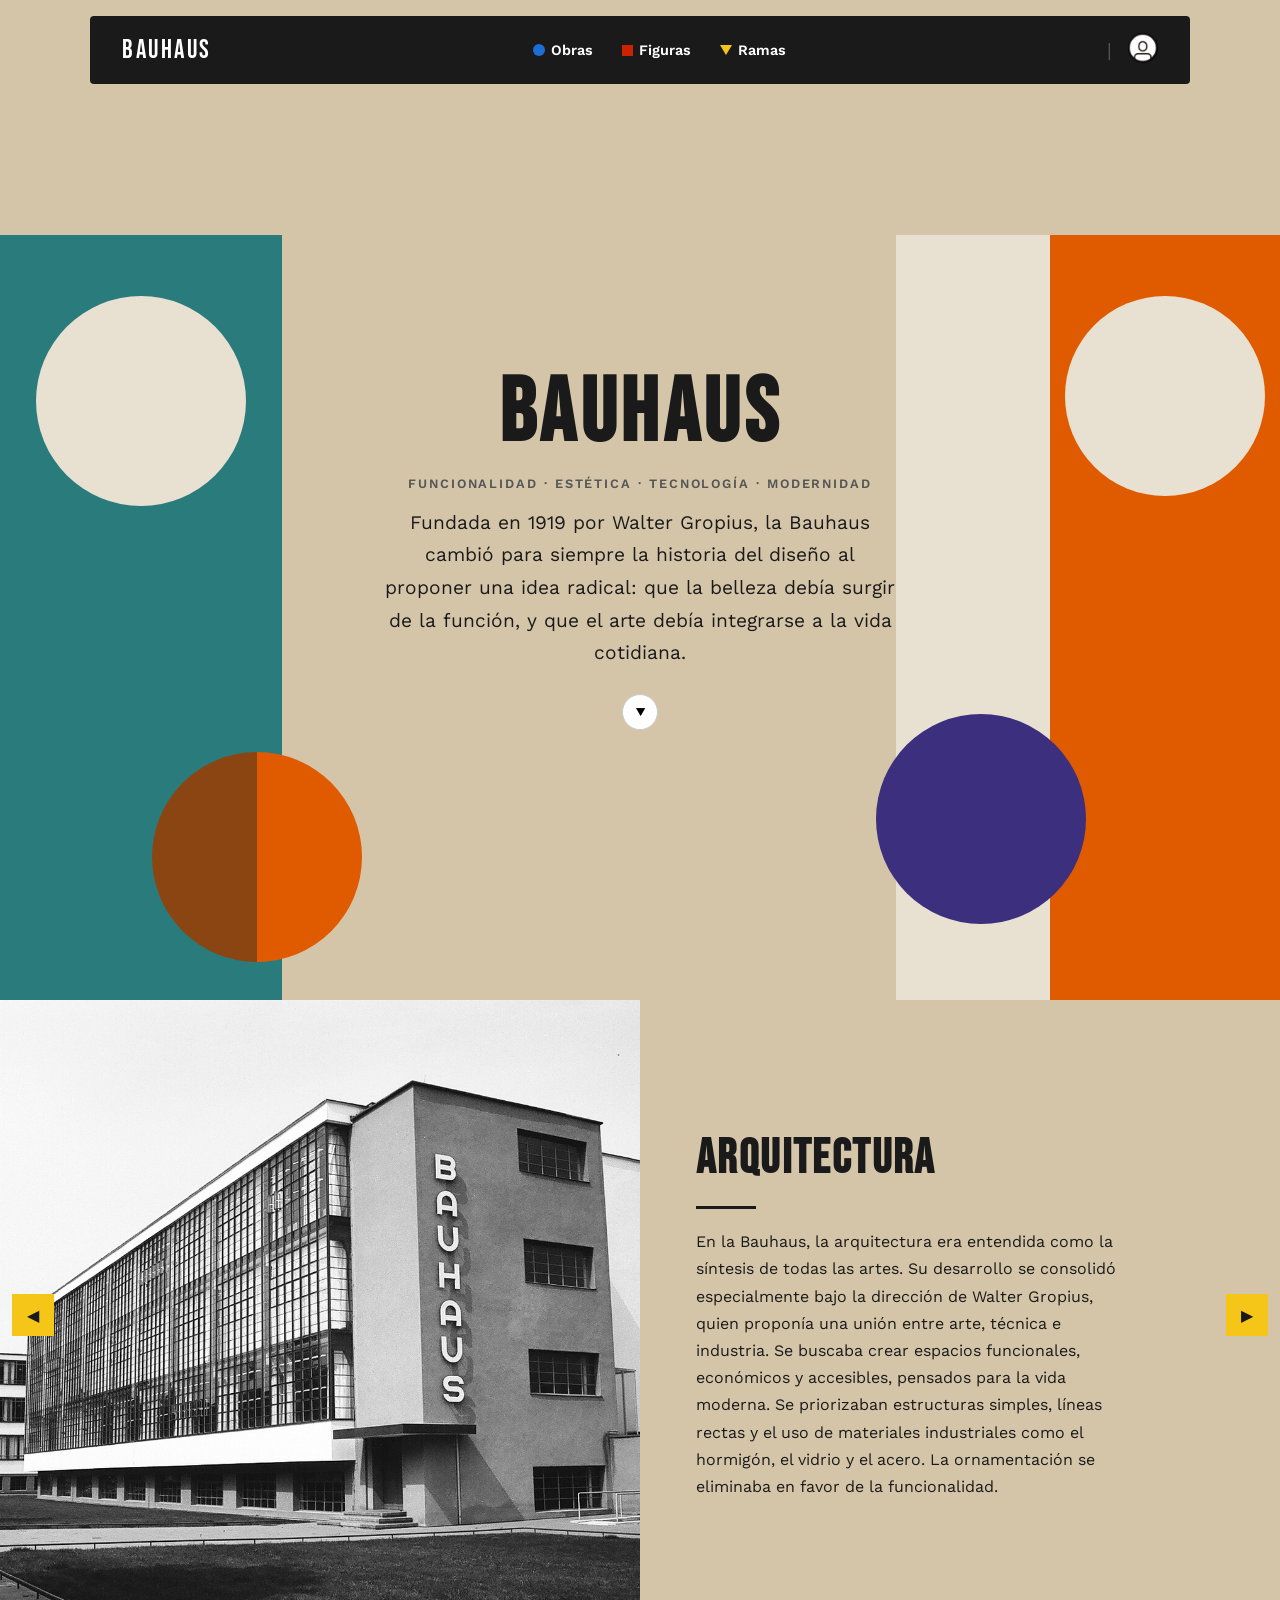
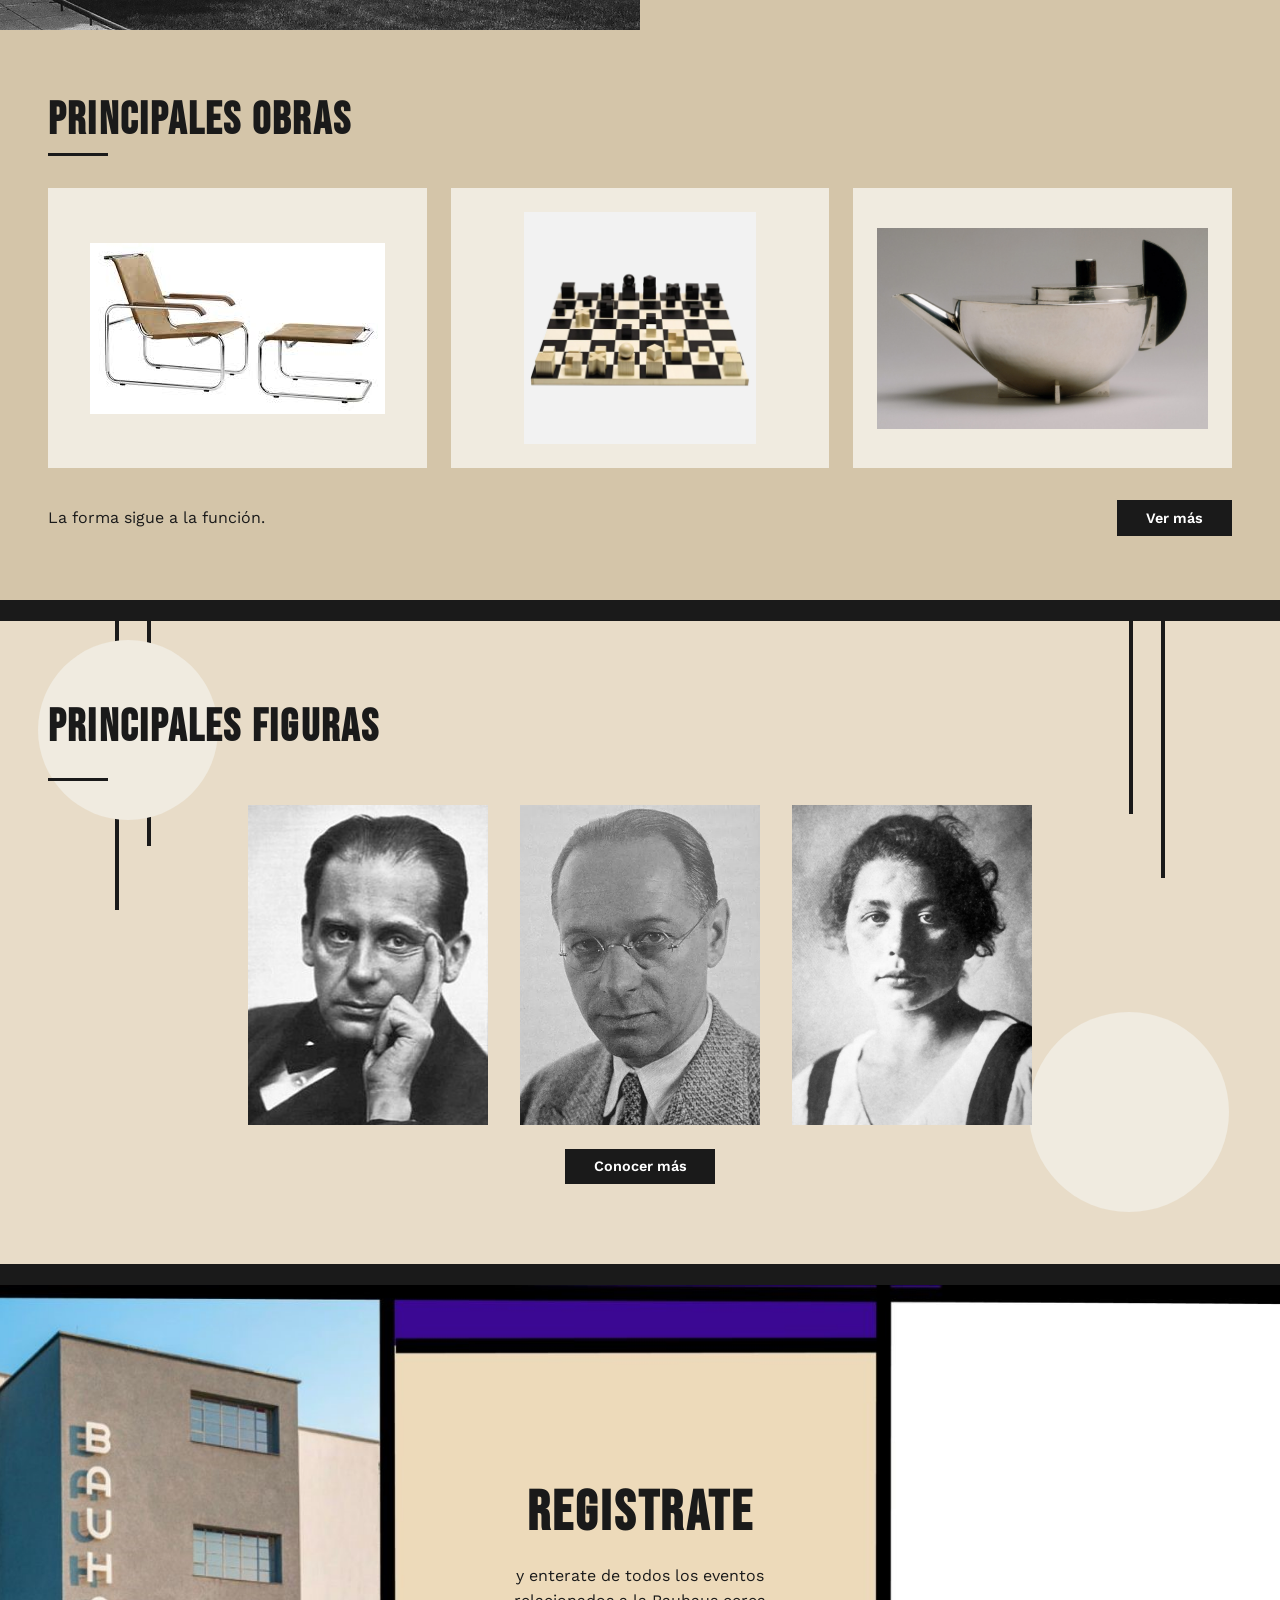
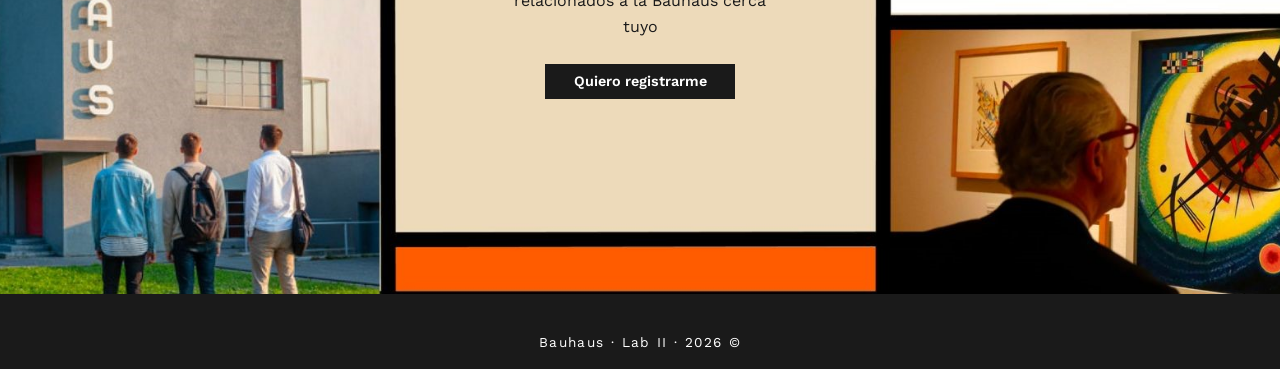
<file: index.html>
<!DOCTYPE html>
<html lang="es">
<head>
  <meta charset="UTF-8" />
  <meta name="viewport" content="width=device-width, initial-scale=1.0" />
  <title>Bauhaus</title>
  <link rel="stylesheet" href="styles.css" />
  <link href="https://fonts.googleapis.com/css2?family=Bebas+Neue&family=Work+Sans:wght@400;600&display=swap" rel="stylesheet" />
</head>
<body>

  <!-- NAVBAR -->
  <nav class="navbar">
    <div class="navbar__logo">Bauhaus</div>
    <ul class="navbar__links">
      <li>
        <span class="icono circulo-azul"></span>
        <a href="obras.html">Obras</a>
      </li>
      <li>
        <span class="icono cuadrado-rojo"></span>
        <a href="figuras.html">Figuras</a>
      </li>
      <li class="tiene-dropdown">
        <span class="icono triangulo-abajo-amarillo"></span>
        <a href="#">Ramas</a>
        <ul class="dropdown">
          <li><a href="#ramas" onclick="irARama(0)">▶ Arquitectura</a></li>
          <li><a href="#ramas" onclick="irARama(2)">▶ Arte</a></li>
          <li><a href="#ramas" onclick="irARama(3)">▶ Diseño Textil</a></li>
          <li><a href="#ramas" onclick="irARama(1)">▶ Diseño Industrial</a></li>
          <li><a href="#ramas" onclick="irARama(4)">▶ Diseño Gráfico</a></li>
        </ul>
      </li>
    </ul>

    <div class="navbar__perfil">
      <span class="separador">|</span>
      <div class="perfil__wrap">
        <img src="Iconos-B/ImgPerfil1.jpg" alt="Perfil" class="icono-perfil perfil-1" id="icono-perfil" onclick="toggleDropdown()" />
        <div class="perfil__dropdown oculto" id="dropdown-perfil">
          <p id="nombre-usuario" class="oculto"></p>
          <a href="registro.html" id="btn-login">Iniciar sesión</a>
          <a href="registro.html" id="btn-crear">Crear una cuenta</a>
          <button onclick="cerrarSesion()" id="btn-cerrar" class="oculto">Cerrar sesión</button>
        </div>
      </div>
    </div>
  </nav>

  <!-- HERO -->
  <section class="hero">
    <div class="hero__col-izquierda">
      <div class="hero__circulo hero__circulo--beige"></div>
      <div class="hero__circulo hero__circulo--marron"></div>
    </div>
    <div class="hero__col-derecha">
      <div class="hero__rect-beige-claro"></div>
      <div class="hero__rect-naranja">
        <div class="hero__circulo hero__circulo--blanco"></div>
      </div>
      <div class="hero__circulo hero__circulo--violeta"></div>
    </div>
    <div class="hero__texto">
      <h1>Bauhaus</h1>
      <p class="hero__subtitulo">Funcionalidad · Estética · Tecnología · Modernidad</p>
      <p class="hero__descripcion">
        Fundada en 1919 por Walter Gropius, la Bauhaus cambió para siempre
        la historia del diseño al proponer una idea radical: que la belleza
        debía surgir de la función, y que el arte debía integrarse a la vida cotidiana.
      </p>
      <div class="hero__flecha">▼</div>
    </div>
  </section>

  <!-- SLIDER RAMAS -->
  <section class="ramas" id="ramas">

    <button class="ramas__btn ramas__btn--prev" onclick="moverSlider(-1)">&#9664;</button>

    <div class="ramas__contenedor" id="ramasSlider">

      <!-- Slide 1: Arquitectura -->
      <div class="ramas__slide">
        <img class="ramas__foto" src="Imagenes/Bauhaus.jpg" alt="Arquitectura" />
        <div class="ramas__contenido">
          <h2>Arquitectura</h2>
          <div class="ramas__linea"></div>
          <p>En la Bauhaus, la arquitectura era entendida como la síntesis de todas las artes. Su desarrollo se consolidó especialmente bajo la dirección de Walter Gropius, quien proponía una unión entre arte, técnica e industria. Se buscaba crear espacios funcionales, económicos y accesibles, pensados para la vida moderna. Se priorizaban estructuras simples, líneas rectas y el uso de materiales industriales como el hormigón, el vidrio y el acero. La ornamentación se eliminaba en favor de la funcionalidad.</p>
        </div>
      </div>

      <!-- Slide 2: Diseño Industrial -->
      <div class="ramas__slide">
        <img class="ramas__foto" src="Imagenes/Galeria expo5.jpg" alt="Diseño Industrial" />
        <div class="ramas__contenido">
          <h2>Diseño Industrial</h2>
          <div class="ramas__linea"></div>
          <p>El diseño industrial en la Bauhaus se centraba en la creación de objetos funcionales que pudieran ser producidos en serie. La idea era democratizar el diseño: hacerlo accesible sin perder calidad estética. Se trabajaba con materiales modernos como acero tubular, vidrio y madera laminada. Diseñadores como Marcel Breuer desarrollaron mobiliario icónico, como la silla Wassily, que combinaba ligereza, resistencia y simplicidad formal.</p>
        </div>
      </div>

      <!-- Slide 3: Arte -->
      <div class="ramas__slide">
        <img class="ramas__foto" src="Imagenes/Art.jpg" alt="Arte" />
        <div class="ramas__contenido">
          <h2>Arte</h2>
          <div class="ramas__linea"></div>
          <p>El arte en la Bauhaus funcionaba como un laboratorio de experimentación. Profesores como Paul Klee y Wassily Kandinsky exploraban la relación entre forma, color y emoción. El objetivo no era producir obras tradicionales, sino desarrollar una base teórica y visual que luego pudiera aplicarse al diseño y la arquitectura. Se investigaban conceptos como la abstracción, la geometría y la percepción.</p>
        </div>
      </div>

      <!-- Slide 4: Diseño Textil -->
      <div class="ramas__slide">
        <img class="ramas__foto" src="Imagenes/DT.png" alt="Diseño Textil" />
        <div class="ramas__contenido">
          <h2>Diseño Textil</h2>
          <div class="ramas__linea"></div>
          <p>El taller textil fue uno de los más innovadores de la Bauhaus, destacándose por su enfoque experimental. Bajo la dirección de Gunta Stölzl, se investigaron nuevas técnicas de tejido, patrones geométricos y combinaciones de materiales. Los textiles no eran solo decorativos: se pensaban como elementos funcionales dentro de la arquitectura, aportando aislamiento, textura y color a los espacios.</p>
        </div>
      </div>

      <!-- Slide 5: Diseño Gráfico -->
      <div class="ramas__slide">
        <img class="ramas__foto" src="Imagenes/DG.avif" alt="Diseño Gráfico" />
        <div class="ramas__contenido">
          <h2>Diseño Gráfico</h2>
          <div class="ramas__linea"></div>
          <p>El diseño gráfico en la Bauhaus revolucionó la comunicación visual. Bajo la influencia de figuras como Herbert Bayer, se impulsó el uso de tipografías sans serif, composiciones asimétricas y una fuerte jerarquía visual. Se buscaba transmitir mensajes de forma clara, directa y universal. Este enfoque sentó las bases del diseño gráfico moderno, influyendo en la publicidad, la señalética y la identidad visual.</p>
        </div>
      </div>

    </div>

    <button class="ramas__btn ramas__btn--next" onclick="moverSlider(1)">&#9654;</button>

  </section>

  <!-- PRINCIPALES OBRAS -->
  <section class="obras">
    <h2 class="obras__titulo">Principales Obras</h2>
    <div class="obras__linea-titulo"></div>
    <div class="obras__galeria">
      <div class="obras__card">
        <img src="Imagenes/MBobras3.jpg" alt="Obra Bauhaus" />
      </div>
      <div class="obras__card">
        <img src="Imagenes/Obras7.jpg" alt="Obra Bauhaus" />
      </div>
      <div class="obras__card">
        <img src="Imagenes/Obras4.jpg" alt="Obra Bauhaus" />
      </div>
    </div>
    <div class="obras__footer">
      <p>La forma sigue a la función.</p>
      <a href="obras.html" class="btn-obras">Ver más</a>
    </div>
  </section>

  <!-- PRINCIPALES FIGURAS -->
  <section class="figuras">
    <div class="figuras__linea figuras__linea--izq-1"></div>
    <div class="figuras__linea figuras__linea--izq-2"></div>
    <div class="figuras__circulo figuras__circulo--izq"></div>
    <div class="figuras__linea figuras__linea--der-1"></div>
    <div class="figuras__linea figuras__linea--der-2"></div>
    <div class="figuras__circulo figuras__circulo--der"></div>

    <h2 class="figuras__titulo">Principales Figuras</h2>
    <div class="figuras__linea-titulo"></div>

    <div class="figuras__grid">
      <div class="flip-card">
        <div class="flip-card__inner">
          <div class="flip-card__frente">
            <img src="Imagenes/WG1.jpg" alt="Walter Gropius" />
          </div>
          <div class="flip-card__dorso">
            <p>Walter Gropius</p>
          </div>
        </div>
      </div>
      <div class="flip-card">
        <div class="flip-card__inner">
          <div class="flip-card__frente">
            <img src="Imagenes/JI 3.webp" alt="Johannes Itten" />
          </div>
          <div class="flip-card__dorso">
            <p>Johannes Itten</p>
          </div>
        </div>
      </div>
      <div class="flip-card">
        <div class="flip-card__inner">
          <div class="flip-card__frente">
            <img src="Imagenes/GS2.jpg" alt="Gunta Stölzl" />
          </div>
          <div class="flip-card__dorso">
            <p>Gunta Stölzl</p>
          </div>
        </div>
      </div>
    </div>

    <a href="figuras.html" class="btn-figuras">Conocer más</a>
  </section>

  <!-- REGISTRO -->
  <section class="registro">
    <div class="registro__contenido">
      <h2>Registrate</h2>
      <p>y enterate de todos los eventos relacionados a la Bauhaus cerca tuyo</p>
      <a href="registro.html" class="btn-registro">Quiero registrarme</a>
    </div>
  </section>

  <!-- FOOTER -->
  <footer class="footer">
    <p>Bauhaus · Lab II · 2026 ©</p>
  </footer>

  <script src="main.js"></script>
</body>
</html>
</file>
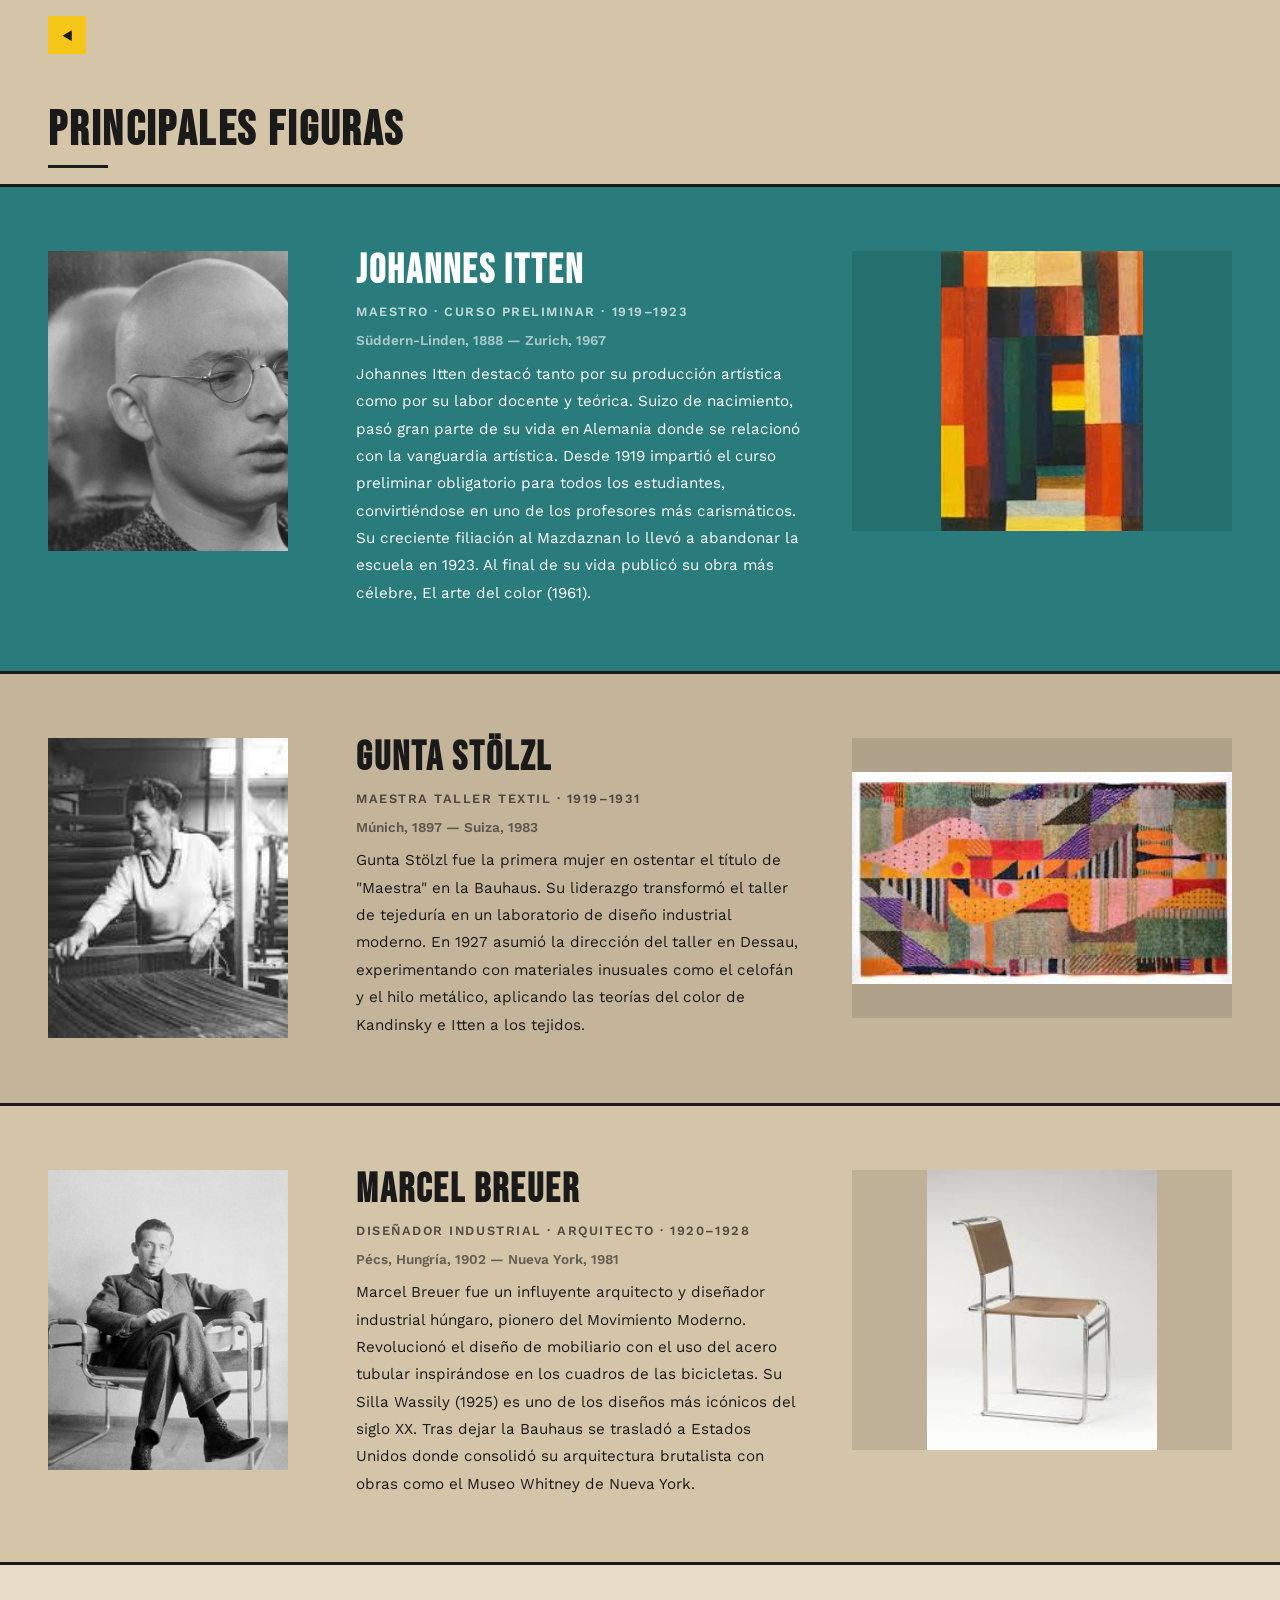
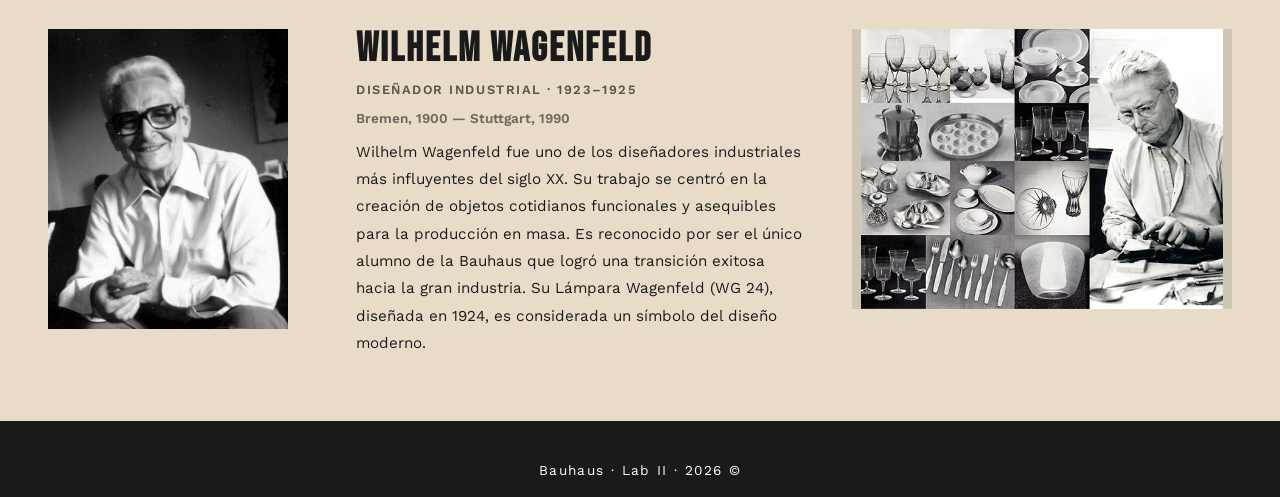
<file: figuras.html>
<!DOCTYPE html>
<html lang="es">
<head>
  <meta charset="UTF-8" />
  <meta name="viewport" content="width=device-width, initial-scale=1.0" />
  <title>Bauhaus · Figuras</title>
  <link rel="stylesheet" href="styles.css" />
  <link href="https://fonts.googleapis.com/css2?family=Bebas+Neue&family=Work+Sans:wght@400;600&display=swap" rel="stylesheet" />
</head>
<body>

  <!-- NAVBAR -->

  <a href="index.html" class="registro__volver">&#9664;</a>

  <div class="figuras-page__header">
    <h1>Principales Figuras</h1>
    <div class="figuras-page__linea"></div>
  </div>

  <!-- FIGURA 1: JOHANNES ITTEN -->
  <section class="figura-seccion" style="background-color: #2a7b7b; color: white;">
    <div class="figura-seccion__foto-wrap">
      <img src="Imagenes/JI 2.jpg" alt="Johannes Itten" class="figura-foto figura-foto--principal" />
      <img src="Imagenes/JI 3.webp" alt="Johannes Itten" class="figura-foto figura-foto--hover" />
    </div>
    <div class="figura-seccion__bio">
      <h2>Johannes Itten</h2>
      <p class="figura-seccion__rol">Maestro · Curso Preliminar · 1919–1923</p>
      <p class="figura-seccion__origen">Süddern-Linden, 1888 — Zurich, 1967</p>
      <p class="figura-seccion__texto">Johannes Itten destacó tanto por su producción artística como por su labor docente y teórica. Suizo de nacimiento, pasó gran parte de su vida en Alemania donde se relacionó con la vanguardia artística. Desde 1919 impartió el curso preliminar obligatorio para todos los estudiantes, convirtiéndose en uno de los profesores más carismáticos. Su creciente filiación al Mazdaznan lo llevó a abandonar la escuela en 1923. Al final de su vida publicó su obra más célebre, El arte del color (1961).</p>
    </div>
    <div class="figura-seccion__carrusel">
      <div class="carrusel__img-wrap">
        <img src="Imagenes/JI obra 1.jpg" alt="Obra Itten" class="activa" />
        <img src="Imagenes/JI obra 2.jpg" alt="Obra Itten" />
        <img src="Imagenes/JI obra4.jpg" alt="Obra Itten" />
        <img src="Imagenes/JI obra 3.jpg" alt="Obra Itten" />
      </div>
    </div>
  </section>

  <!-- FIGURA 2: GUNTA STÖLZL -->
  <section class="figura-seccion" style="background-color: #c4b49a; color: #1a1a1a;">
    <div class="figura-seccion__foto-wrap">
      <img src="Imagenes/GS1.jpg" alt="Gunta Stölzl" class="figura-foto figura-foto--principal" />
      <img src="Imagenes/GS2.jpg" alt="Gunta Stölzl" class="figura-foto figura-foto--hover" />
    </div>
    <div class="figura-seccion__bio">
      <h2>Gunta Stölzl</h2>
      <p class="figura-seccion__rol">Maestra Taller Textil · 1919–1931</p>
      <p class="figura-seccion__origen">Múnich, 1897 — Suiza, 1983</p>
      <p class="figura-seccion__texto">Gunta Stölzl fue la primera mujer en ostentar el título de "Maestra" en la Bauhaus. Su liderazgo transformó el taller de tejeduría en un laboratorio de diseño industrial moderno. En 1927 asumió la dirección del taller en Dessau, experimentando con materiales inusuales como el celofán y el hilo metálico, aplicando las teorías del color de Kandinsky e Itten a los tejidos.</p>
    </div>
    <div class="figura-seccion__carrusel">
      <div class="carrusel__img-wrap">
        <img src="Imagenes/GS2obra.jpg" alt="Obra Stölzl" class="activa" />
        <img src="Imagenes/GS3obra.jpg" alt="Obra Stölzl" />
        <img src="Imagenes/GS5obra.jpg" alt="Obra Stölzl" />
        <img src="Imagenes/GSobra4.avif" alt="Obra Stölzl" />
      </div>
    </div>
  </section>

  <!-- FIGURA 3: MARCEL BREUER -->
  <section class="figura-seccion" style="background-color: #d4c5a9; color: #1a1a1a;">
    <div class="figura-seccion__foto-wrap">
      <img src="Imagenes/MarcelBreuer1.jpg" alt="Marcel Breuer" class="figura-foto figura-foto--principal" />
      <img src="Imagenes/MarcelBreuer2.webp" alt="Marcel Breuer" class="figura-foto figura-foto--hover" />
    </div>
    <div class="figura-seccion__bio">
      <h2>Marcel Breuer</h2>
      <p class="figura-seccion__rol">Diseñador Industrial · Arquitecto · 1920–1928</p>
      <p class="figura-seccion__origen">Pécs, Hungría, 1902 — Nueva York, 1981</p>
      <p class="figura-seccion__texto">Marcel Breuer fue un influyente arquitecto y diseñador industrial húngaro, pionero del Movimiento Moderno. Revolucionó el diseño de mobiliario con el uso del acero tubular inspirándose en los cuadros de las bicicletas. Su Silla Wassily (1925) es uno de los diseños más icónicos del siglo XX. Tras dejar la Bauhaus se trasladó a Estados Unidos donde consolidó su arquitectura brutalista con obras como el Museo Whitney de Nueva York.</p>
    </div>
    <div class="figura-seccion__carrusel">
      <div class="carrusel__img-wrap">
        <img src="Imagenes/MBobras1.jpg" alt="Obra Breuer" class="activa" />
        <img src="Imagenes/MBobras2.jpg" alt="Obra Breuer" />
        <img src="Imagenes/MBobras3.jpg" alt="Obra Breuer" />
        <img src="Imagenes/MBobras4.jpg" alt="Obra Breuer" />
        <img src="Imagenes/MBobras5.jpg" alt="Obra Breuer" />
      </div>
    </div>
  </section>

  <!-- FIGURA 4: WILHELM WAGENFELD -->
  <section class="figura-seccion" style="background-color: #e8dcc8; color: #1a1a1a;">
    <div class="figura-seccion__foto-wrap">
      <img src="Imagenes/WW1.jpg" alt="Wilhelm Wagenfeld" class="figura-foto figura-foto--principal" />
      <img src="Imagenes/WW2.jpg" alt="Wilhelm Wagenfeld" class="figura-foto figura-foto--hover" />
    </div>
    <div class="figura-seccion__bio">
      <h2>Wilhelm Wagenfeld</h2>
      <p class="figura-seccion__rol">Diseñador Industrial · 1923–1925</p>
      <p class="figura-seccion__origen">Bremen, 1900 — Stuttgart, 1990</p>
      <p class="figura-seccion__texto">Wilhelm Wagenfeld fue uno de los diseñadores industriales más influyentes del siglo XX. Su trabajo se centró en la creación de objetos cotidianos funcionales y asequibles para la producción en masa. Es reconocido por ser el único alumno de la Bauhaus que logró una transición exitosa hacia la gran industria. Su Lámpara Wagenfeld (WG 24), diseñada en 1924, es considerada un símbolo del diseño moderno.</p>
    </div>
    <div class="figura-seccion__carrusel">
      <div class="carrusel__img-wrap">
        <img src="Imagenes/WWO.jpg" alt="Obra Wagenfeld" class="activa" />
        <img src="Imagenes/WWO2.jpg" alt="Obra Wagenfeld" />
        <img src="Imagenes/WWO3.jpg" alt="Obra Wagenfeld" />
        <img src="Imagenes/WWO4.jpg" alt="Obra Wagenfeld" />
      </div>
    </div>
  </section>

  <footer class="footer">
    <p>Bauhaus · Lab II · 2026 ©</p>
  </footer>

  <script src="main.js"></script>
</body>
</html>
</file>
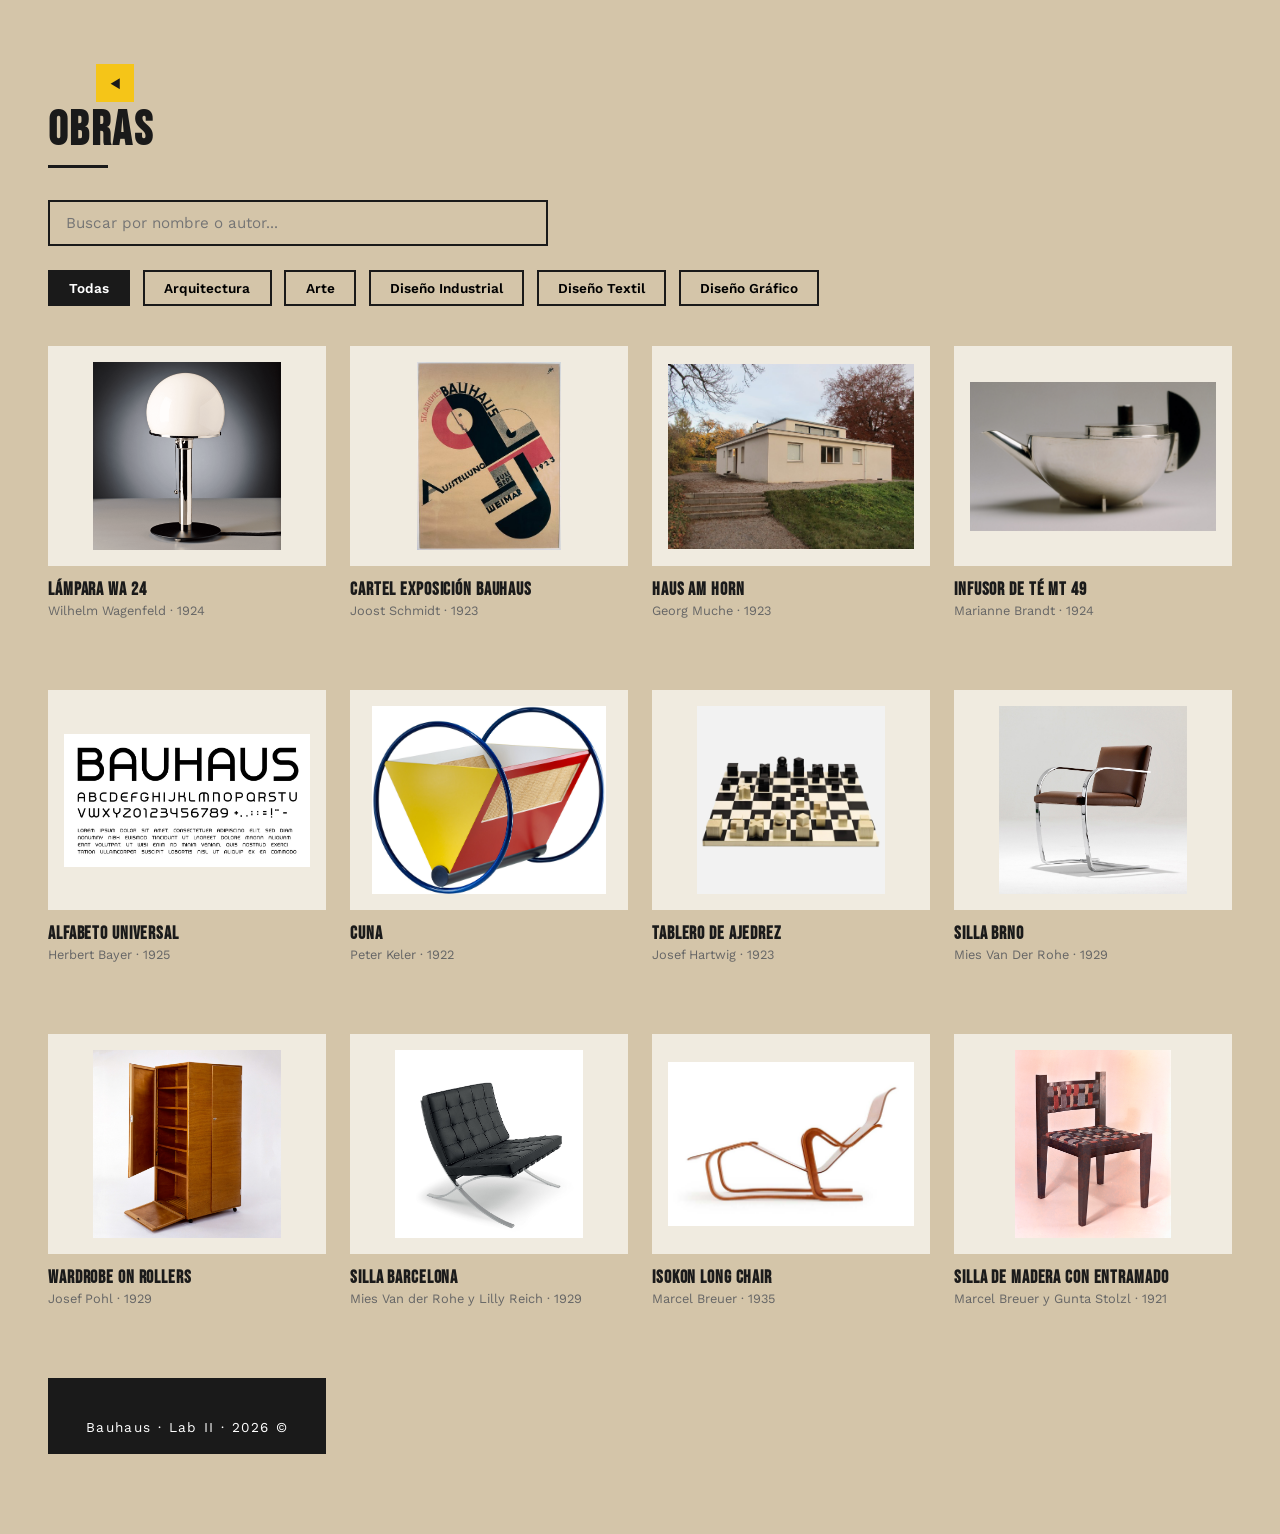
<file: obras.html>
<!DOCTYPE html>
<html lang="es">
<head>
  <meta charset="UTF-8" />
  <meta name="viewport" content="width=device-width, initial-scale=1.0" />
  <title>Bauhaus · Obras</title>
  <link rel="stylesheet" href="styles.css" />
  <link href="https://fonts.googleapis.com/css2?family=Bebas+Neue&family=Work+Sans:wght@400;600&display=swap" rel="stylesheet" />
</head>
<body>


  <!-- GALERÍA -->
  <section class="galeria">
<a href="index.html" class="registro__volver">&#9664;</a>
    <h1 class="galeria__titulo">Obras</h1>
    <div class="galeria__linea-titulo"></div>

    <!-- Buscador -->
    <div class="galeria__buscador">
      <input type="text" id="buscador" placeholder="Buscar por nombre o autor..." oninput="filtrarObras()" />
    </div>

    <!-- Filtros -->
    <div class="galeria__filtros">
      <button class="filtro activo" onclick="filtrarPorRama('todas', this)">Todas</button>
      <button class="filtro" onclick="filtrarPorRama('arquitectura', this)">Arquitectura</button>
      <button class="filtro" onclick="filtrarPorRama('arte', this)">Arte</button>
      <button class="filtro" onclick="filtrarPorRama('diseño industrial', this)">Diseño Industrial</button>
      <button class="filtro" onclick="filtrarPorRama('diseño textil', this)">Diseño Textil</button>
      <button class="filtro" onclick="filtrarPorRama('diseño gráfico', this)">Diseño Gráfico</button>
    </div>

    <!-- Grid de obras -->
    <div class="galeria__grid" id="galeriaGrid">

      <!-- Obra 1 -->
<div class="obra-card" data-rama="diseño industrial" data-nombre="Lámpara WA 24" data-autor="Wilhelm Wagenfeld">
  <div class="obra-flip">
    <div class="obra-flip__frente">
      <div class="obra-card__img"><img src="Imagenes/Obras1.png" alt="Lámpara WA 24" /></div>
      <div class="obra-card__info">
        <h3>Lámpara WA 24</h3>
        <p class="obra-card__autor">Wilhelm Wagenfeld · 1924</p>
      </div>
    </div>
    <div class="obra-flip__dorso">
      <p class="obra-flip__rama">Diseño Industrial</p>
      <h3>Lámpara WA 24</h3>
      <p class="obra-flip__desc">Base de metal niquelado, fuste cilíndrico y pantalla de vidrio opalino semiesférica, combinando estética funcional con formas geométricas simples.</p>
    </div>
  </div>
</div>

<!-- Obra 2 -->
<div class="obra-card" data-rama="diseño gráfico" data-nombre="Cartel Exposición Bauhaus" data-autor="Joost Schmidt">
  <div class="obra-flip">
    <div class="obra-flip__frente">
      <div class="obra-card__img"><img src="Imagenes/Obras2.jpg" alt="Cartel Exposición Bauhaus" /></div>
      <div class="obra-card__info">
        <h3>Cartel Exposición Bauhaus</h3>
        <p class="obra-card__autor">Joost Schmidt · 1923</p>
      </div>
    </div>
    <div class="obra-flip__dorso">
      <p class="obra-flip__rama">Diseño Gráfico</p>
      <h3>Cartel Exposición Bauhaus</h3>
      <p class="obra-flip__desc">Composición geométrica abstracta en colores primarios y tipografía sans-serif, simbolizando la unión entre arte y tecnología.</p>
    </div>
  </div>
</div>

<!-- Obra 3 -->
<div class="obra-card" data-rama="arquitectura" data-nombre="Haus am Horn" data-autor="Georg Muche">
  <div class="obra-flip">
    <div class="obra-flip__frente">
      <div class="obra-card__img"><img src="Imagenes/Obras3.jpg" alt="Haus am Horn" /></div>
      <div class="obra-card__info">
        <h3>Haus am Horn</h3>
        <p class="obra-card__autor">Georg Muche · 1923</p>
      </div>
    </div>
    <div class="obra-flip__dorso">
      <p class="obra-flip__rama">Arquitectura</p>
      <h3>Haus am Horn</h3>
      <p class="obra-flip__desc">Vivienda unifamiliar de formas cúbicas y blancas, prototipo de la arquitectura moderna y única obra construida por la Bauhaus en Weimar.</p>
    </div>
  </div>
</div>

<!-- Obra 4 -->
<div class="obra-card" data-rama="diseño industrial" data-nombre="Infusor de té MT 49" data-autor="Marianne Brandt">
  <div class="obra-flip">
    <div class="obra-flip__frente">
      <div class="obra-card__img"><img src="Imagenes/Obras4.jpg" alt="Infusor de té MT 49" /></div>
      <div class="obra-card__info">
        <h3>Infusor de té MT 49</h3>
        <p class="obra-card__autor">Marianne Brandt · 1924</p>
      </div>
    </div>
    <div class="obra-flip__dorso">
      <p class="obra-flip__rama">Diseño Industrial</p>
      <h3>Infusor de té MT 49</h3>
      <p class="obra-flip__desc">Pieza maestra del racionalismo. Su diseño explica su función a través de la geometría pura, combinando formas básicas.</p>
    </div>
  </div>
</div>

<!-- Obra 5 -->
<div class="obra-card" data-rama="diseño gráfico" data-nombre="Alfabeto Universal" data-autor="Herbert Bayer">
  <div class="obra-flip">
    <div class="obra-flip__frente">
      <div class="obra-card__img"><img src="Imagenes/Obras55.jpg" alt="Alfabeto Universal" /></div>
      <div class="obra-card__info">
        <h3>Alfabeto Universal</h3>
        <p class="obra-card__autor">Herbert Bayer · 1925</p>
      </div>
    </div>
    <div class="obra-flip__dorso">
      <p class="obra-flip__rama">Diseño Gráfico</p>
      <h3>Alfabeto Universal</h3>
      <p class="obra-flip__desc">Tipografía minimalista, racional y moderna que sentó las bases del diseño gráfico publicitario actual.</p>
    </div>
  </div>
</div>

<!-- Obra 6 -->
<div class="obra-card" data-rama="diseño industrial" data-nombre="Cuna" data-autor="Peter Keler">
  <div class="obra-flip">
    <div class="obra-flip__frente">
      <div class="obra-card__img"><img src="Imagenes/Obras6.jpg" alt="Cuna" /></div>
      <div class="obra-card__info">
        <h3>Cuna</h3>
        <p class="obra-card__autor">Peter Keler · 1922</p>
      </div>
    </div>
    <div class="obra-flip__dorso">
      <p class="obra-flip__rama">Diseño Industrial</p>
      <h3>Cuna</h3>
      <p class="obra-flip__desc">Destacada por aplicar la teoría del color y las formas geométricas.</p>
    </div>
  </div>
</div>

<!-- Obra 7 -->
<div class="obra-card" data-rama="diseño industrial" data-nombre="Tablero de Ajedrez" data-autor="Josef Hartwig">
  <div class="obra-flip">
    <div class="obra-flip__frente">
      <div class="obra-card__img"><img src="Imagenes/Obras7.jpg" alt="Tablero de Ajedrez" /></div>
      <div class="obra-card__info">
        <h3>Tablero de Ajedrez</h3>
        <p class="obra-card__autor">Josef Hartwig · 1923</p>
      </div>
    </div>
    <div class="obra-flip__dorso">
      <p class="obra-flip__rama">Diseño Industrial</p>
      <h3>Tablero de Ajedrez</h3>
      <p class="obra-flip__desc">Eliminó toda simbología tradicional para sustituirla por un sistema visual geométrico basado en el movimiento de cada pieza.</p>
    </div>
  </div>
</div>

<!-- Obra 8 -->
<div class="obra-card" data-rama="diseño industrial" data-nombre="Silla BRNO" data-autor="Mies Van Der Rohe">
  <div class="obra-flip">
    <div class="obra-flip__frente">
      <div class="obra-card__img"><img src="Imagenes/Obras8.jpg" alt="Silla BRNO" /></div>
      <div class="obra-card__info">
        <h3>Silla BRNO</h3>
        <p class="obra-card__autor">Mies Van Der Rohe · 1929</p>
      </div>
    </div>
    <div class="obra-flip__dorso">
      <p class="obra-flip__rama">Diseño Industrial</p>
      <h3>Silla BRNO</h3>
      <p class="obra-flip__desc">Estructura en voladizo de acero en forma de "C", líneas limpias y ausencia de patas traseras.</p>
    </div>
  </div>
</div>

<!-- Obra 9 -->
<div class="obra-card" data-rama="diseño industrial" data-nombre="Wardrobe on Rollers" data-autor="Josef Pohl">
  <div class="obra-flip">
    <div class="obra-flip__frente">
      <div class="obra-card__img"><img src="Imagenes/Obras9.jpg" alt="Wardrobe on Rollers" /></div>
      <div class="obra-card__info">
        <h3>Wardrobe on Rollers</h3>
        <p class="obra-card__autor">Josef Pohl · 1929</p>
      </div>
    </div>
    <div class="obra-flip__dorso">
      <p class="obra-flip__rama">Diseño Industrial</p>
      <h3>Wardrobe on Rollers</h3>
      <p class="obra-flip__desc">Pieza 100% madera, destaca por sus líneas sencillas y su utilidad.</p>
    </div>
  </div>
</div>

<!-- Obra 10 -->
<div class="obra-card" data-rama="diseño industrial" data-nombre="Silla Barcelona" data-autor="Mies Van der Rohe y Lilly Reich">
  <div class="obra-flip">
    <div class="obra-flip__frente">
      <div class="obra-card__img"><img src="Imagenes/Obras10.jpg" alt="Silla Barcelona" /></div>
      <div class="obra-card__info">
        <h3>Silla Barcelona</h3>
        <p class="obra-card__autor">Mies Van der Rohe y Lilly Reich · 1929</p>
      </div>
    </div>
    <div class="obra-flip__dorso">
      <p class="obra-flip__rama">Diseño Industrial</p>
      <h3>Silla Barcelona</h3>
      <p class="obra-flip__desc">Lujo minimalista. Icono del diseño moderno.</p>
    </div>
  </div>
</div>

<!-- Obra 11 -->
<div class="obra-card" data-rama="diseño industrial" data-nombre="Isokon Long Chair" data-autor="Marcel Breuer">
  <div class="obra-flip">
    <div class="obra-flip__frente">
      <div class="obra-card__img"><img src="Imagenes/MBobras4.jpg" alt="Isokon Long Chair" /></div>
      <div class="obra-card__info">
        <h3>Isokon Long Chair</h3>
        <p class="obra-card__autor">Marcel Breuer · 1935</p>
      </div>
    </div>
    <div class="obra-flip__dorso">
      <p class="obra-flip__rama">Diseño Industrial</p>
      <h3>Isokon Long Chair</h3>
      <p class="obra-flip__desc">Fabricada íntegramente en madera laminada de abedul moldeada.</p>
    </div>
  </div>
</div>

<!-- Obra 12 -->
<div class="obra-card" data-rama="diseño industrial" data-nombre="Silla de Madera con Entramado" data-autor="Marcel Breuer y Gunta Stolzl">
  <div class="obra-flip">
    <div class="obra-flip__frente">
      <div class="obra-card__img"><img src="Imagenes/GS5obra.jpg" alt="Silla de Madera con Entramado" /></div>
      <div class="obra-card__info">
        <h3>Silla de Madera con Entramado</h3>
        <p class="obra-card__autor">Marcel Breuer y Gunta Stolzl · 1921</p>
      </div>
    </div>
    <div class="obra-flip__dorso">
      <p class="obra-flip__rama">Diseño Textil y Diseño Industrial</p>
      <h3>Silla de Madera con Entramado</h3>
      <p class="obra-flip__desc">Colaboración entre el taller de carpintería y el de tejido. Refleja la transición de la Bauhaus desde las influencias expresionistas.</p>
    </div>
  </div>
</div>

  <footer class="footer">
    <p>Bauhaus · Lab II · 2026 ©</p>
  </footer>

  <script src="main.js"></script>
</body>
</html>
</file>
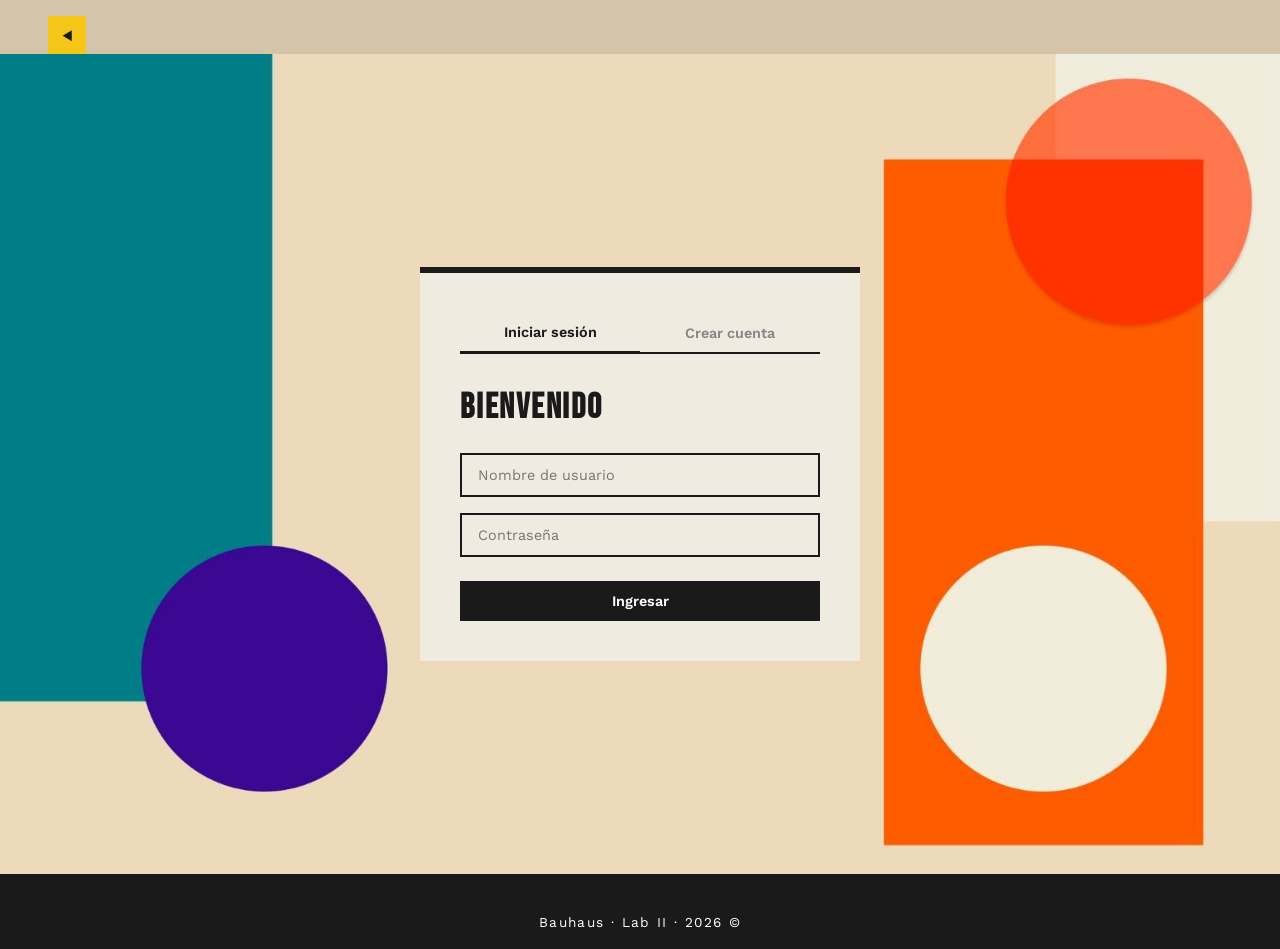
<file: registro.html>
<!DOCTYPE html>
<html lang="es">
<head>
  <meta charset="UTF-8" />
  <meta name="viewport" content="width=device-width, initial-scale=1.0" />
  <title>Bauhaus · Acceso</title>
  <link rel="stylesheet" href="styles.css" />
  <link href="https://fonts.googleapis.com/css2?family=Bebas+Neue&family=Work+Sans:wght@400;600&display=swap" rel="stylesheet" />
</head>
<body>
<a href="index.html" class="registro__volver">&#9664;</a>

  <!-- PÁGINA DE ACCESO -->
 <section class="acceso">

  <!-- Fondo decorativo -->
  <div class="reg__col-izquierda"></div>
  <div class="reg__circulo reg__circulo--violeta"></div>

  <div class="reg__col-derecha">
    <div class="reg__rect-beige"></div>
    <div class="reg__rect-naranja">
      <div class="reg__circulo reg__circulo--beige"></div>
    </div>
  </div>
  <div class="reg__circulo reg__circulo--rojo"></div>

    <!-- Tarjeta con las dos opciones -->
    <div class="acceso__card">

      <!-- Tabs: Login / Crear cuenta -->
      <div class="acceso__tabs">
        <button class="acceso__tab activo" onclick="mostrarTab('login')">Iniciar sesión</button>
        <button class="acceso__tab" onclick="mostrarTab('registro')">Crear cuenta</button>
      </div>

      <!-- FORMULARIO LOGIN -->
      <div class="acceso__form" id="form-login">
        <h2>Bienvenido</h2>
        <input type="text" id="login-nombre" placeholder="Nombre de usuario" />
        <input type="password" id="login-pass" placeholder="Contraseña" />
        <button class="btn-acceso" onclick="iniciarSesion()">Ingresar</button>
      </div>

      <!-- FORMULARIO CREAR CUENTA -->
      <div class="acceso__form oculto" id="form-registro">
        <h2>Crear cuenta</h2>
        <input type="text" id="reg-nombre" placeholder="Nombre de usuario" />
        <input type="email" id="reg-email" placeholder="Gmail" />
        <input type="password" id="reg-pass" placeholder="Contraseña" />
        <button class="btn-acceso" onclick="crearCuenta()">Registrarme</button>
      </div>

    </div>

    <!-- Mensaje de éxito (oculto por defecto) -->
    <div class="acceso__mensaje oculto" id="mensaje-exito">
      <p id="mensaje-texto"></p>
    </div>

  </section>
  <footer class="footer">
    <p>Bauhaus · Lab II · 2026 ©</p>
  </footer>
  <script src="registro.js"></script>
</body>
</html>
</file>
<file: styles.css>
/* ===== FUENTE ===== */
@import url('https://fonts.googleapis.com/css2?family=Bebas+Neue&family=Work+Sans:wght@400;600&display=swap');

/* ===== RESET BÁSICO ===== */
* {
  margin: 0;
  padding: 0;
  box-sizing: border-box;
}

body {
  background-color: #d4c5a9; /* beige del diseño */
  font-family: 'Work Sans', sans-serif;
}

/* ===== NAVBAR ===== */
.navbar {
  display: flex;
  align-items: center;
  justify-content: space-between;
  background-color: #1a1a1a;   /* negro */
  padding: 0 2rem;
  height: 56px;
  width: 100%;
}

/* ===== LOGO ===== */
.navbar__logo {
  font-family: 'Bebas Neue', sans-serif;
  font-size: 1.6rem;
  letter-spacing: 0.1em;
  color: white;
}

/* ===== LISTA DE LINKS ===== */
.navbar__links {
  display: flex;
  align-items: center;
  gap: 1.8rem;
  list-style: none;
}

.navbar__links li {
  display: flex;
  align-items: center;
  gap: 0.4rem;
  position: relative; /* necesario para el dropdown */
}

.navbar__links a {
  color: white;
  text-decoration: none;
  font-size: 0.9rem;
  font-weight: 600;
}

.navbar__links a:hover {
  opacity: 0.7;
}

/* ===== ÍCONOS GEOMÉTRICOS ===== */
.icono {
  display: inline-block;
  flex-shrink: 0;
}

/* Triángulo amarillo hacia arriba (Galería) */
.triangulo-amarillo {
  width: 0;
  height: 0;
  border-left: 6px solid transparent;
  border-right: 6px solid transparent;
  border-bottom: 10px solid #f5c518;
}

/* Círculo azul (Obras) */
.circulo-azul {
  width: 12px;
  height: 12px;
  border-radius: 50%;
  background-color: #1e6dd4;
}

/* Cuadrado rojo (Figuras) */
.cuadrado-rojo {
  width: 11px;
  height: 11px;
  background-color: #cc2200;
}

/* Triángulo amarillo hacia abajo (Ramas) */
.triangulo-abajo-amarillo {
  width: 0;
  height: 0;
  border-left: 6px solid transparent;
  border-right: 6px solid transparent;
  border-top: 10px solid #f5c518;
}

/* ===== PERFIL ===== */
.navbar__perfil {
  display: flex;
  align-items: center;
  gap: 1rem;
}

.separador {
  color: #555;
  font-size: 1.2rem;
}

.icono-perfil {
  width: 28px;
  height: 28px;
  border-radius: 50%;
  object-fit: cover;
  cursor: pointer;
}

/* ===== DROPDOWN (Ramas) ===== */
.dropdown {
  display: none;               /* oculto por defecto */
  position: absolute;
  top: 100%;                   /* aparece justo debajo del link */
  left: 0;
  background-color: #1a1a1a;
  list-style: none;
  min-width: 180px;
  z-index: 100;
}

.dropdown li a {
  display: block;
  padding: 0.6rem 1.2rem;
  font-size: 0.85rem;
  color: white;
  transition: background 0.2s;
}

.dropdown li a:hover {
  background-color: #333;
}

/* Mostrar dropdown al hacer hover */
.tiene-dropdown:hover .dropdown {
  display: block;
}
.navbar {
  display: flex;
  align-items: center;
  justify-content: space-between;
  background-color: #1a1a1a;
  padding: 0 2rem;
  height: 56px;

  /* Esto lo hace flotante y centrado */
  width: 90%;
  max-width: 1100px;
  margin: 1rem auto;        /* centrado horizontal + separación arriba */
  position: sticky;
  top: 1rem;
  z-index: 100;
  border-radius: 4px;       /* opcional: bordes levemente redondeados */
}

/*HOME*/
/* ===== HERO ===== */
.hero {
  position: relative;
  width: 100%;
  height: 100vh;              /* ocupa toda la pantalla */
  background-color: #d4c5a9; /* beige general */
  overflow: hidden;
}

/* ===== COLUMNA IZQUIERDA (teal) ===== */
.hero__col-izquierda {
  position: absolute;
  left: 0;
  bottom: 0;
  width: 22%;
  height: 80%;               /* no llega hasta arriba */
  background-color: #2a7b7b; /* teal */
}

/* ===== CÍRCULO BEIGE GRANDE (izquierda arriba) ===== */
.hero__circulo--beige {
  position: absolute;
  width: 160px;
  height: 160px;
  border-radius: 50%;
  background-color: #e8e0d0;
  top: 8%;
  left: 50%;
  transform: translateX(-50%);
}

/* ===== CÍRCULO MARRÓN/NARANJA (izquierda abajo, se sale) ===== */
.hero__circulo--marron {
  position: absolute;
  width: 160px;
  height: 160px;
  border-radius: 50%;
  /* mitad marrón (sobre el teal) mitad naranja (fuera del rect) */
  background: linear-gradient(to right, #8b4513 50%, #e05a00 50%);
  bottom: 5%;
  right: -80px;              /* se sale hacia la derecha */
}

/* ===== COLUMNA DERECHA (dos rectángulos juntos) ===== */
.hero__col-derecha {
  position: absolute;
  right: 0;
  bottom: 0;
  width: 30%;
  height: 85%;
  display: flex;
}

.hero__rect-beige-claro {
  width: 40%;
  height: 100%;
  background-color: #e8e0d0;
  position: relative;
}

.hero__rect-naranja {
  width: 60%;
  height: 100%;
  background-color: #e05a00;
  position: relative;
}

/* ===== CÍRCULO BEIGE sobre el naranja (arriba derecha) ===== */
.hero__circulo--blanco {
  position: absolute;
  width: 150px;
  height: 150px;
  border-radius: 50%;
  background-color: #e8e0d0;
  top: 8%;
  left: 50%;
  transform: translateX(-50%);
}

/* ===== CÍRCULO VIOLETA (cruza los dos rectángulos) ===== */
.hero__circulo--violeta {
  position: absolute;
  width: 160px;
  height: 160px;
  border-radius: 50%;
  background-color: #3b2f7e;
  bottom: 10%;
  left: -20px;               /* cruza hacia el beige claro */
}

/* ===== TEXTO CENTRAL ===== */
.hero__texto {
  position: absolute;
  top: 50%;
  left: 50%;
  transform: translate(-50%, -50%);
  text-align: center;
  width: 40%;
  display: flex;
  flex-direction: column;
  align-items: center;
  gap: 1rem;
}

.hero__texto h1 {
  font-family: 'Bebas Neue', sans-serif;
  font-size: clamp(4rem, 7vw, 7rem);
  letter-spacing: 0.05em;
  color: #1a1a1a;
  line-height: 1;
}

.hero__subtitulo {
  font-size: 0.8rem;
  font-weight: 600;
  letter-spacing: 0.15em;
  text-transform: uppercase;
  color: #555;
}

.hero__descripcion {
  font-size: 1.2rem;
  line-height: 1.7;
  color: #1a1a1a;
}

/* ===== FLECHA ===== */
.hero__flecha {
  margin-top: 0.5rem;
  width: 36px;
  height: 36px;
  border-radius: 50%;
  background-color: white;
  border: 1px solid #ccc;
  display: flex;
  align-items: center;
  justify-content: center;
  font-size: 0.75rem;
  cursor: pointer;
  animation: bajar 1.5s infinite;
}

@keyframes bajar {
  0%, 100% { transform: translateY(0); }
  50%       { transform: translateY(6px); }
}

.navbar {
  height: 68px; /* antes era 56px */
}
.hero__col-izquierda {
  top: 15%;      /* antes era bottom: 0 */
  bottom: 0;
  height: auto;  /* dejá que top y bottom lo calculen */
}

.hero__col-derecha {
  top: 15%;      /* mismo valor que la izquierda */
  bottom: 0;
  height: auto;
}

.hero__circulo--beige {
  width: 210px;
  height: 210px;
}

.hero__circulo--marron {
  width: 210px;
  height: 210px;
}

.hero__circulo--blanco {
  width: 200px;
  height: 200px;
}

.hero__circulo--violeta {
  width: 210px;
  height: 210px;
}

/* ===== SLIDER RAMAS ===== */
.ramas {
  position: relative;
  width: 100%;
  height: 70vh;              /* ocupa bastante pantalla */
  overflow: hidden;
  display: flex;
  align-items: center;
  background-color: #d4c5a9;
}

.ramas__contenedor {
  display: flex;
  width: 100%;
  height: 100%;
  transition: transform 0.5s ease;
}

.ramas__slide {
  display: grid;
  grid-template-columns: 1fr 1fr;  /* foto y texto al 50% cada uno */
  min-width: 100%;
  height: 100%;
}

/* Foto placeholder */
.ramas__foto {
  width: 100%;
  height: 100%;
  object-fit: cover;
}

/* Cuando reemplaces el placeholder por imagen usá esto: */
/* .ramas__foto img {
  width: 100%;
  height: 100%;
  object-fit: cover;
} */

/* Lado derecho con texto */
.ramas__contenido {
  display: flex;
  flex-direction: column;
  justify-content: center;
  gap: 1.2rem;
  padding: 4rem 3.5rem;
  background-color: #d4c5a9;
}

.ramas__contenido h2 {
  font-family: 'Bebas Neue', sans-serif;
  font-size: 3rem;
  letter-spacing: 0.05em;
  color: #1a1a1a;
}

.ramas__linea {
  width: 60px;
  height: 3px;
  background-color: #1a1a1a;
}

.ramas__contenido p {
  font-size: 1rem;
  line-height: 1.7;
  max-width: 420px;
  color: #1a1a1a;
}

.btn-ramas {
  display: inline-block;
  background-color: #2a7b7b;
  color: white;
  padding: 0.6rem 1.8rem;
  font-family: 'Work Sans', sans-serif;
  font-weight: 600;
  font-size: 0.9rem;
  text-decoration: none;
  width: fit-content;
  transition: opacity 0.2s;
}

.btn-ramas:hover {
  opacity: 0.8;
}

/* Flechas */
.ramas__btn {
  position: absolute;
  top: 50%;
  transform: translateY(-50%);
  background-color: #f5c518;
  color: #1a1a1a;
  border: none;
  width: 42px;
  height: 42px;
  font-size: 1rem;
  cursor: pointer;
  z-index: 10;
  transition: background 0.2s;
}

.ramas__btn:hover {
  background-color: #d4a800;
}

.ramas__btn--prev { left: 12px; }
.ramas__btn--next { right: 12px; }

/* ===== PRINCIPALES OBRAS ===== */
.obras {
  padding: 4rem 3rem;
  background-color: #d4c5a9;
}

.obras__titulo {
  font-family: 'Bebas Neue', sans-serif;
  font-size: 2.8rem;
  letter-spacing: 0.05em;
  color: #1a1a1a;
  margin-bottom: 0.4rem;
}

.obras__linea-titulo {
  width: 60px;
  height: 3px;
  background-color: #1a1a1a;
  margin-bottom: 2rem;
}

/* 3 fotos en fila */
.obras__galeria {
  display: grid;
  grid-template-columns: repeat(3, 1fr);
  gap: 1.5rem;
  margin-bottom: 2rem;
}

.obras__card {
  background-color: #f0ebe0;
  display: flex;
  align-items: center;
  justify-content: center;
  padding: 1.5rem;
  height: 280px;
}

.obras__card img {
  max-width: 100%;
  max-height: 100%;
  object-fit: contain;  /* muestra la imagen completa sin recorte */
}

/* Texto y botón abajo */
.obras__footer {
  display: flex;
  align-items: center;
  justify-content: space-between;
  gap: 2rem;
}

.obras__footer p {
  font-size: 1rem;
  line-height: 1.7;
  color: #1a1a1a;
  max-width: 700px;
}

.btn-obras {
  display: inline-block;
  background-color: #1a1a1a;
  color: white;
  padding: 0.6rem 1.8rem;
  font-family: 'Work Sans', sans-serif;
  font-weight: 600;
  font-size: 0.9rem;
  text-decoration: none;
  white-space: nowrap;
  transition: opacity 0.2s;
}

.btn-obras:hover {
  opacity: 0.75;
} 

.navbar {
  display: flex;
  align-items: center;
  justify-content: space-between;
  background-color: #1a1a1a;
  padding: 0 2rem;
  height: 68px;
  width: 90%;
  max-width: 1100px;
  margin: 1rem auto;
  position: sticky;
  top: 1rem;
  z-index: 100;
  border-radius: 4px;
}

/*PRINCIPALES FIGURAS*/
/* ===== PRINCIPALES FIGURAS ===== */
.figuras {
  position: relative;
  padding: 5rem 3rem;
  background-color: #e8dcc8;
  overflow: hidden;
  display: flex;
  flex-direction: column;
  align-items: center;
  gap: 1.5rem;
}

/* ---- Título ---- */
.figuras__titulo {
  font-family: 'Bebas Neue', sans-serif;
  font-size: 2.8rem;
  letter-spacing: 0.05em;
  color: #1a1a1a;
  align-self: flex-start;
  margin-left: 0;
  z-index: 1;
}

.figuras__linea-titulo {
  width: 60px;
  height: 3px;
  background-color: #1a1a1a;
  align-self: flex-start;
  z-index: 1;
}

/* ---- Grid de tarjetas ---- */
.figuras__grid {
  display: grid;
  grid-template-columns: repeat(3, 240px);
  gap: 2rem;
  z-index: 1;
}

/* ---- Flip Card ---- */
.flip-card {
  width: 240px;
  height: 320px;
  perspective: 1000px;  /* necesario para el efecto 3D */
  cursor: pointer;
}

.flip-card__inner {
  width: 100%;
  height: 100%;
  position: relative;
  transform-style: preserve-3d;
  transition: transform 0.6s ease;
}

/* Al hacer hover se da vuelta */
.flip-card:hover .flip-card__inner {
  transform: rotateY(180deg);
}

/* Frente y dorso comparten posición */
.flip-card__frente,
.flip-card__dorso {
  position: absolute;
  width: 100%;
  height: 100%;
  backface-visibility: hidden;  /* oculta la cara trasera */
}

/* Frente — la foto */
.flip-card__frente img {
  width: 100%;
  height: 100%;
  object-fit: cover;
  object-position: top center;
  filter: grayscale(100%);
}

/* Dorso — el nombre */
.flip-card__dorso {
  background-color: #1a1a1a;
  transform: rotateY(180deg);  /* empieza girado */
  display: flex;
  align-items: center;
  justify-content: center;
}

.flip-card__dorso p {
  font-family: 'Bebas Neue', sans-serif;
  font-size: 1.8rem;
  letter-spacing: 0.1em;
  color: white;
  text-align: center;
  padding: 1rem;
}

/* ---- Botón ---- */
.btn-figuras {
  display: inline-block;
  background-color: #1a1a1a;
  color: white;
  padding: 0.6rem 1.8rem;
  font-family: 'Work Sans', sans-serif;
  font-weight: 600;
  font-size: 0.9rem;
  text-decoration: none;
  z-index: 1;
  transition: opacity 0.2s;
}

.btn-figuras:hover {
  opacity: 0.75;
}

/* ---- Decoración: líneas negras ---- */
.figuras__linea {
  position: absolute;
  width: 4px;
  background-color: #1a1a1a;
  z-index: 0;
}

.figuras__linea--izq-1 {
  height: 45%;
  left: 9%;
  top: 0;
}

.figuras__linea--izq-2 {
  height: 35%;
  left: 11.5%;
  top: 0;
}

.figuras__linea--der-1 {
  height: 40%;
  right: 9%;
  top: 0;
}

.figuras__linea--der-2 {
  height: 30%;
  right: 11.5%;
  top: 0;
}

/* ---- Decoración: círculos ---- */
.figuras__circulo {
  position: absolute;
  border-radius: 50%;
  background-color: #f0ebe0;
  z-index: 0;
}

.figuras__circulo--izq {
  width: 180px;
  height: 180px;
  left: 3%;
  top: 3%;
}

.figuras__circulo--der {
  width: 200px;
  height: 200px;
  right: 4%;
  bottom: 8%;
}

/* ===== REGISTRO ===== */
.registro {
  position: relative;
  width: 100%;
  height: 70vh;
 background-image: url('Iconos-B/Registrohome.jpg');
  background-size: cover;
  background-position: center;
  display: flex;
  align-items: center;
  justify-content: center;
}

.registro__contenido {
  display: flex;
  flex-direction: column;
  align-items: center;
  justify-content: center;
  gap: 1rem;
  text-align: center;
  padding: 2rem;
}

.registro__contenido h2 {
  font-family: 'Bebas Neue', sans-serif;
  font-size: 3.5rem;
  letter-spacing: 0.05em;
  color: #1a1a1a;
}

.registro__contenido p {
  font-size: 1rem;
  line-height: 1.6;
  color: #1a1a1a;
  max-width: 280px;
}

.btn-registro {
  display: inline-block;
  background-color: #1a1a1a;
  color: white;
  padding: 0.6rem 1.8rem;
  font-family: 'Work Sans', sans-serif;
  font-weight: 600;
  font-size: 0.9rem;
  text-decoration: none;
  transition: opacity 0.2s;
  margin-top: 0.5rem;
}

.btn-registro:hover {
  opacity: 0.75;
}

/* ===== FOOTER ===== */
.footer {
  background-color: #1a1a1a;
  color: white;
  text-align: center;
  padding: 1.2rem 2rem;
  font-family: 'Work Sans', sans-serif;
  font-size: 0.85rem;
  letter-spacing: 0.1em;
}

/* ===== SEPARADORES ===== */
.figuras,
.registro,
.footer {
  border-top: 21px solid #1a1a1a;
}

/* ===== PÁGINA ACCESO (registro.html) ===== */
.acceso {
  min-height: calc(100vh - 80px);
  display: flex;
  flex-direction: column;
  align-items: center;
  justify-content: center;
  background-color: #d4c5a9;
  padding: 3rem 1rem;
}

.acceso__card {
  background-color: #f0ebe0;
  width: 100%;
  max-width: 440px;
  padding: 2.5rem;
  border-top: 6px solid #1a1a1a;
}

/* ---- Tabs ---- */
.acceso__tabs {
  display: flex;
  margin-bottom: 2rem;
  border-bottom: 2px solid #1a1a1a;
}

.acceso__tab {
  flex: 1;
  padding: 0.7rem;
  background: none;
  border: none;
  font-family: 'Work Sans', sans-serif;
  font-weight: 600;
  font-size: 0.9rem;
  cursor: pointer;
  color: #888;
  transition: color 0.2s;
}

.acceso__tab.activo {
  color: #1a1a1a;
  border-bottom: 3px solid #1a1a1a;
  margin-bottom: -2px;
}

/* ---- Formulario ---- */
.acceso__form {
  display: flex;
  flex-direction: column;
  gap: 1rem;
}

.acceso__form h2 {
  font-family: 'Bebas Neue', sans-serif;
  font-size: 2.2rem;
  letter-spacing: 0.05em;
  color: #1a1a1a;
  margin-bottom: 0.5rem;
}

.acceso__form input {
  padding: 0.75rem 1rem;
  border: 2px solid #1a1a1a;
  background-color: transparent;
  font-family: 'Work Sans', sans-serif;
  font-size: 0.9rem;
  outline: none;
  transition: border-color 0.2s;
}

.acceso__form input:focus {
  border-color: #2a7b7b;
}

.btn-acceso {
  background-color: #1a1a1a;
  color: white;
  padding: 0.75rem;
  border: none;
  font-family: 'Work Sans', sans-serif;
  font-weight: 600;
  font-size: 0.9rem;
  cursor: pointer;
  margin-top: 0.5rem;
  transition: opacity 0.2s;
}

.btn-acceso:hover {
  opacity: 0.75;
}

/* ---- Mensaje de éxito ---- */
.acceso__mensaje {
  margin-top: 1.5rem;
  background-color: #2a7b7b;
  color: white;
  padding: 1rem 2rem;
  font-family: 'Work Sans', sans-serif;
  font-size: 1rem;
  text-align: center;
  max-width: 440px;
  width: 100%;
}

/* ---- Oculto ---- */
.oculto {
  display: none;
}

.perfil__dropdown {
  display: none;
  position: absolute;
  top: 120%;
  right: 0;
  background-color: #1a1a1a;
  color: white;
  padding: 1rem 1.2rem;
  min-width: 180px;
  flex-direction: column;
  gap: 0.8rem;
  z-index: 200;
}

.perfil__wrap:hover .perfil__dropdown {
  display: flex;
}

.perfil__dropdown a {
  color: white;
  font-family: 'Work Sans', sans-serif;
  font-size: 0.85rem;
  font-weight: 600;
  text-decoration: none;
  transition: opacity 0.2s;
}

.perfil__dropdown a:hover {
  opacity: 0.7;
}

.perfil__dropdown p {
  font-family: 'Work Sans', sans-serif;
  font-size: 0.85rem;
  font-weight: 600;
  color: #f5c518;
}

.perfil__dropdown button {
  background: none;
  border: 1px solid white;
  color: white;
  padding: 0.4rem 0.8rem;
  font-family: 'Work Sans', sans-serif;
  font-size: 0.8rem;
  cursor: pointer;
  transition: background 0.2s;
}

.perfil__dropdown button:hover {
  background-color: #333;
}
.icono-perfil {
  width: 38px;
  height: 38px;
}

.acceso {
  background-image: url('Iconos-B/FondoRegistro.jpg');
  background-size: cover;
  background-position: center;
}
.registro__volver {
  display: inline-block;
  margin: 1rem 0 0 3rem;
  font-family: 'Work Sans', sans-serif;
  font-size: 0.9rem;
  font-weight: 600;
  color: #1a1a1a;
  text-decoration: none;
  transition: opacity 0.2s;
}

.registro__volver:hover {
  opacity: 0.6;
}

.registro__volver {
  display: inline-flex;
  align-items: center;
  justify-content: center;
  width: 38px;
  height: 38px;
  background-color: #f5c518;
  color: #1a1a1a;
  font-size: 1rem;
  text-decoration: none;
  margin: 1rem 0 0 3rem;
  transition: background 0.2s;
}

.registro__volver:hover {
  background-color: #d4a800;
}
.icono-perfil {
  width: 55px;
  height: 55px;
}


.perfil__dropdown {
  display: none;
  position: absolute;
  top: 120%;
  right: 0;
  background-color: #1a1a1a;
  color: white;
  padding: 1rem 1.2rem;
  min-width: 180px;
  flex-direction: column;
  gap: 0.8rem;
  z-index: 200;
}

.perfil__dropdown.visible {
  display: flex;
}

.icono-perfil {
  border-radius: 50%;
  object-fit: cover;
  cursor: pointer;
}

.perfil-1 {
  width: 30px;
  height: 30px;
}

.perfil-2 {
  width: 35px;
  height: 35px;
}

/* OBRAS*/

/* =============================================
   GALERÍA DE OBRAS
   ============================================= */
.galeria {
  padding: 3rem 3rem 5rem;
  background-color: #d4c5a9;
  min-height: 100vh;
}

.galeria__titulo {
  font-family: 'Bebas Neue', sans-serif;
  font-size: 3rem;
  letter-spacing: 0.05em;
  color: #1a1a1a;
  margin-bottom: 0.4rem;
}

.galeria__linea-titulo {
  width: 60px;
  height: 3px;
  background-color: #1a1a1a;
  margin-bottom: 2rem;
}

/* Buscador */
.galeria__buscador {
  margin-bottom: 1.5rem;
}

.galeria__buscador input {
  width: 100%;
  max-width: 500px;
  padding: 0.75rem 1rem;
  border: 2px solid #1a1a1a;
  background-color: transparent;
  font-family: 'Work Sans', sans-serif;
  font-size: 0.95rem;
  outline: none;
  transition: border-color 0.2s;
}

.galeria__buscador input:focus {
  border-color: #2a7b7b;
}

/* Filtros */
.galeria__filtros {
  display: flex;
  gap: 0.8rem;
  flex-wrap: wrap;
  margin-bottom: 2.5rem;
}

.filtro {
  padding: 0.5rem 1.2rem;
  border: 2px solid #1a1a1a;
  background: transparent;
  font-family: 'Work Sans', sans-serif;
  font-weight: 600;
  font-size: 0.85rem;
  cursor: pointer;
  transition: background 0.2s, color 0.2s;
}

.filtro:hover,
.filtro.activo {
  background-color: #1a1a1a;
  color: white;
}

/* Grid */
.galeria__grid {
  display: grid;
  grid-template-columns: repeat(4, 1fr);
  gap: 1.5rem;
}

/* Card */
.obra-card {
  cursor: pointer;
  transition: transform 0.2s;
}

.obra-card:hover {
  transform: translateY(-4px);
}

.obra-card__img {
  height: 220px;
  background-color: #f0ebe0;
  overflow: hidden;
  display: flex;
  align-items: center;
  justify-content: center;
}

.obra-card__img img {
  width: 100%;
  height: 100%;
  object-fit: contain;
  padding: 1rem;
  transition: transform 0.3s;
}

.obra-card:hover .obra-card__img img {
  transform: scale(1.04);
}

.placeholder-img {
  background-color: #b0a898;
}

.obra-card__info {
  padding: 0.8rem 0 0;
}

.obra-card__info h3 {
  font-family: 'Bebas Neue', sans-serif;
  font-size: 1.1rem;
  letter-spacing: 0.05em;
  color: #1a1a1a;
}

.obra-card__autor {
  font-size: 0.8rem;
  color: #666;
  margin-top: 0.2rem;
}

/* Ocultar cards filtradas */
.obra-card.oculta {
  display: none;
}

/* =============================================
   MODAL
   ============================================= */
.modal {
  position: fixed;
  top: 0; left: 0;
  width: 100%; height: 100%;
  background-color: rgba(0,0,0,0.75);
  z-index: 999;
  display: flex;
  align-items: center;
  justify-content: center;
}

.modal__contenido {
  background-color: #f0ebe0;
  display: grid;
  grid-template-columns: 1fr 1fr;
  max-width: 800px;
  width: 90%;
  max-height: 85vh;
  overflow: hidden;
  position: relative;
}

.modal__contenido img {
  width: 100%;
  height: 100%;
  object-fit: contain;
  background-color: #e8e0d0;
  padding: 2rem;
}

.modal__texto {
  padding: 2.5rem 2rem;
  display: flex;
  flex-direction: column;
  justify-content: center;
  gap: 0.8rem;
}

.modal__rama {
  font-size: 0.75rem;
  font-weight: 600;
  letter-spacing: 0.15em;
  text-transform: uppercase;
  color: #2a7b7b;
}

.modal__texto h2 {
  font-family: 'Bebas Neue', sans-serif;
  font-size: 2rem;
  letter-spacing: 0.05em;
  color: #1a1a1a;
  line-height: 1.1;
}

.modal__autor {
  font-size: 0.85rem;
  color: #666;
  font-weight: 600;
}

.modal__desc {
  font-size: 0.95rem;
  line-height: 1.7;
  color: #1a1a1a;
}

.modal__cerrar {
  position: absolute;
  top: 1rem; right: 1rem;
  background: #1a1a1a;
  color: white;
  border: none;
  width: 32px; height: 32px;
  font-size: 0.9rem;
  cursor: pointer;
  z-index: 10;
  transition: opacity 0.2s;
}

.modal__cerrar:hover { opacity: 0.7; }
/* ===== FLIP CARD OBRAS ===== */
.obra-card {
  perspective: 1000px;
  cursor: pointer;
  height: 320px;
}

.obra-flip {
  width: 100%;
  height: 100%;
  position: relative;
  transform-style: preserve-3d;
  transition: transform 0.6s ease;
}

.obra-card:hover .obra-flip {
  transform: rotateY(180deg);
}

.obra-flip__frente,
.obra-flip__dorso {
  position: absolute;
  width: 100%;
  height: 100%;
  backface-visibility: hidden;
}

.obra-flip__frente {
  display: flex;
  flex-direction: column;
}

.obra-flip__dorso {
  background-color: #1a1a1a;
  transform: rotateY(180deg);
  display: flex;
  flex-direction: column;
  justify-content: center;
  gap: 0.8rem;
  padding: 1.5rem;
}

.obra-flip__rama {
  font-size: 0.75rem;
  font-weight: 600;
  letter-spacing: 0.15em;
  text-transform: uppercase;
  color: #2a7b7b;
}

.obra-flip__dorso h3 {
  font-family: 'Bebas Neue', sans-serif;
  font-size: 1.4rem;
  letter-spacing: 0.05em;
  color: white;
}

.obra-flip__desc {
  font-size: 0.85rem;
  line-height: 1.6;
  color: #ccc;
}

/*FIGURAS*/
/* =============================================
   PÁGINA FIGURAS
   ============================================= */
.figuras-page__header {
  padding: 3rem 3rem 1rem;
  background-color: #d4c5a9;
}

.figuras-page__header h1 {
  font-family: 'Bebas Neue', sans-serif;
  font-size: 3rem;
  letter-spacing: 0.05em;
  color: #1a1a1a;
  margin-bottom: 0.4rem;
}

.figuras-page__linea {
  width: 60px;
  height: 3px;
  background-color: #1a1a1a;
}

/* ---- Sección de cada figura ---- */
.figura-seccion {
  display: grid;
  grid-template-columns: 260px 1fr 1fr;
  gap: 3rem;
  padding: 4rem 3rem;
  border-top: 3px solid #1a1a1a;
  align-items: start;
}

/* ---- Foto con hover ---- */
.figura-seccion__foto-wrap {
  position: relative;
  width: 240px;
  height: 300px;
  flex-shrink: 0;
}

.figura-foto {
  position: absolute;
  top: 0; left: 0;
  width: 100%;
  height: 100%;
  object-fit: cover;
  object-position: top center;
  filter: grayscale(100%);
  opacity: 0;
  transition: opacity 0.4s ease;
}

.figura-foto--activa {
  opacity: 1;
}

.figura-seccion__foto-wrap:hover .figura-foto--activa {
  opacity: 0;
}

.figura-seccion__foto-wrap:hover .figura-foto:not(.figura-foto--activa) {
  opacity: 1;
}

/* ---- Biografía ---- */
.figura-seccion__bio {
  display: flex;
  flex-direction: column;
  gap: 0.8rem;
}

.figura-seccion__bio h2 {
  font-family: 'Bebas Neue', sans-serif;
  font-size: 2.5rem;
  letter-spacing: 0.05em;
  line-height: 1;
}

.figura-seccion__rol {
  font-size: 0.8rem;
  font-weight: 600;
  letter-spacing: 0.12em;
  text-transform: uppercase;
  opacity: 0.7;
}

.figura-seccion__origen {
  font-size: 0.85rem;
  font-weight: 600;
  opacity: 0.6;
}

.figura-seccion__texto {
  font-size: 0.95rem;
  line-height: 1.8;
}

/* ---- Galería de obras ---- */
.figura-seccion__obras {
  display: grid;
  grid-template-columns: repeat(2, 1fr);
  gap: 0.8rem;
  align-self: start;
}

.figura-seccion__obras img {
  width: 100%;
  height: 140px;
  object-fit: cover;
  transition: transform 0.3s ease, filter 0.3s ease;
  filter: grayscale(20%);
}

.figura-seccion__obras img:hover {
  transform: scale(1.03);
  filter: grayscale(0%);
}
/* =============================================
   PÁGINA FIGURAS
   ============================================= */
.figuras-page__header {
  padding: 3rem 3rem 1rem;
  background-color: #d4c5a9;
}

.figuras-page__header h1 {
  font-family: 'Bebas Neue', sans-serif;
  font-size: 3rem;
  letter-spacing: 0.05em;
  color: #1a1a1a;
  margin-bottom: 0.4rem;
}

.figuras-page__linea {
  width: 60px;
  height: 3px;
  background-color: #1a1a1a;
}

/* ---- Sección de cada figura ---- */
.figura-seccion {
  display: grid;
  grid-template-columns: 260px 1fr 380px;
  gap: 3rem;
  padding: 4rem 3rem;
  border-top: 3px solid #1a1a1a;
  align-items: start;
}

/* ---- Flip card foto ---- */
.figura-seccion__foto-wrap {
  width: 240px;
  height: 300px;
  perspective: 1000px;
  cursor: pointer;
  flex-shrink: 0;
}

.figura-foto__inner {
  width: 100%;
  height: 100%;
  position: relative;
  transform-style: preserve-3d;
  transition: transform 0.6s ease;
}

.figura-seccion__foto-wrap:hover .figura-foto__inner {
  transform: rotateY(180deg);
}

.figura-foto__frente,
.figura-foto__dorso {
  position: absolute;
  width: 100%;
  height: 100%;
  backface-visibility: hidden;
}

.figura-foto__frente img {
  width: 100%;
  height: 100%;
  object-fit: cover;
  object-position: top center;
  filter: grayscale(100%);
}

.figura-foto__dorso {
  background-color: #1a1a1a;
  transform: rotateY(180deg);
  display: flex;
  flex-direction: column;
  align-items: center;
  justify-content: center;
  gap: 0.5rem;
  padding: 1rem;
  text-align: center;
}

.figura-foto__dorso h3 {
  font-family: 'Bebas Neue', sans-serif;
  font-size: 1.6rem;
  letter-spacing: 0.05em;
  color: white;
}

.figura-foto__dorso p {
  font-size: 0.8rem;
  color: #ccc;
  letter-spacing: 0.1em;
  text-transform: uppercase;
}

/* ---- Biografía ---- */
.figura-seccion__bio {
  display: flex;
  flex-direction: column;
  gap: 0.8rem;
}

.figura-seccion__bio h2 {
  font-family: 'Bebas Neue', sans-serif;
  font-size: 2.5rem;
  letter-spacing: 0.05em;
  line-height: 1;
}

.figura-seccion__rol {
  font-size: 0.8rem;
  font-weight: 600;
  letter-spacing: 0.12em;
  text-transform: uppercase;
  opacity: 0.7;
}

.figura-seccion__origen {
  font-size: 0.85rem;
  font-weight: 600;
  opacity: 0.6;
}

.figura-seccion__texto {
  font-size: 0.95rem;
  line-height: 1.8;
}

/* ---- Carrusel de obras ---- */
.figura-seccion__carrusel {
  position: relative;
  width: 100%;
}

.carrusel__img-wrap {
  width: 100%;
  height: 280px;
  background-color: rgba(0,0,0,0.1);
  display: flex;
  align-items: center;
  justify-content: center;
  overflow: hidden;
}

.carrusel__img-wrap img {
  width: 100%;
  height: 100%;
  object-fit: contain;
  display: none;
}

.carrusel__img-wrap img.activa {
  display: block;
}

.carrusel__controles {
  display: flex;
  align-items: center;
  justify-content: center;
  gap: 1rem;
  margin-top: 0.8rem;
}

.carrusel__btn {
  background-color: #f5c518;
  color: #1a1a1a;
  border: none;
  width: 36px;
  height: 36px;
  font-size: 0.9rem;
  cursor: pointer;
  transition: background 0.2s;
  display: flex;
  align-items: center;
  justify-content: center;
}

.carrusel__btn:hover {
  background-color: #d4a800;
}

.carrusel__contador {
  font-size: 0.85rem;
  font-weight: 600;
  opacity: 0.6;
}
.figura-seccion__foto-wrap {
  position: relative;
  width: 240px;
  height: 300px;
  flex-shrink: 0;
}

.figura-foto {
  position: absolute;
  top: 0; left: 0;
  width: 100%;
  height: 100%;
  object-fit: cover;
  object-position: top center;
  filter: grayscale(100%);
  transition: opacity 0.4s ease;
}

.figura-foto--hover {
  opacity: 0;
}

.figura-seccion__foto-wrap:hover .figura-foto--principal {
  opacity: 0;
}

.figura-seccion__foto-wrap:hover .figura-foto--hover {
  opacity: 1;
}
.figura-foto {
  position: absolute;
  top: 0; left: 0;
  width: 100%;
  height: 100%;
  object-fit: cover;
  object-position: top center;
  filter: grayscale(100%);
  transition: opacity 0.4s ease;
}

.figura-seccion__foto-wrap {
  position: relative;
  width: 240px;
  height: 300px;
  flex-shrink: 0;
}

.figura-seccion__foto-wrap {
  position: relative;
  width: 240px;
  height: 300px;
  flex-shrink: 0;
}

.figura-foto {
  position: absolute;
  top: 0; left: 0;
  width: 100%;
  height: 100%;
  object-fit: cover;
  object-position: top center;
  filter: grayscale(100%);
  transition: opacity 0.4s ease;
}

.figura-foto--principal {
  opacity: 1;
}

.figura-foto--hover {
  opacity: 0;
}

.figura-seccion__foto-wrap:hover .figura-foto--principal {
  opacity: 0;
}

.figura-seccion__foto-wrap:hover .figura-foto--hover {
  opacity: 1;
}
</file>
